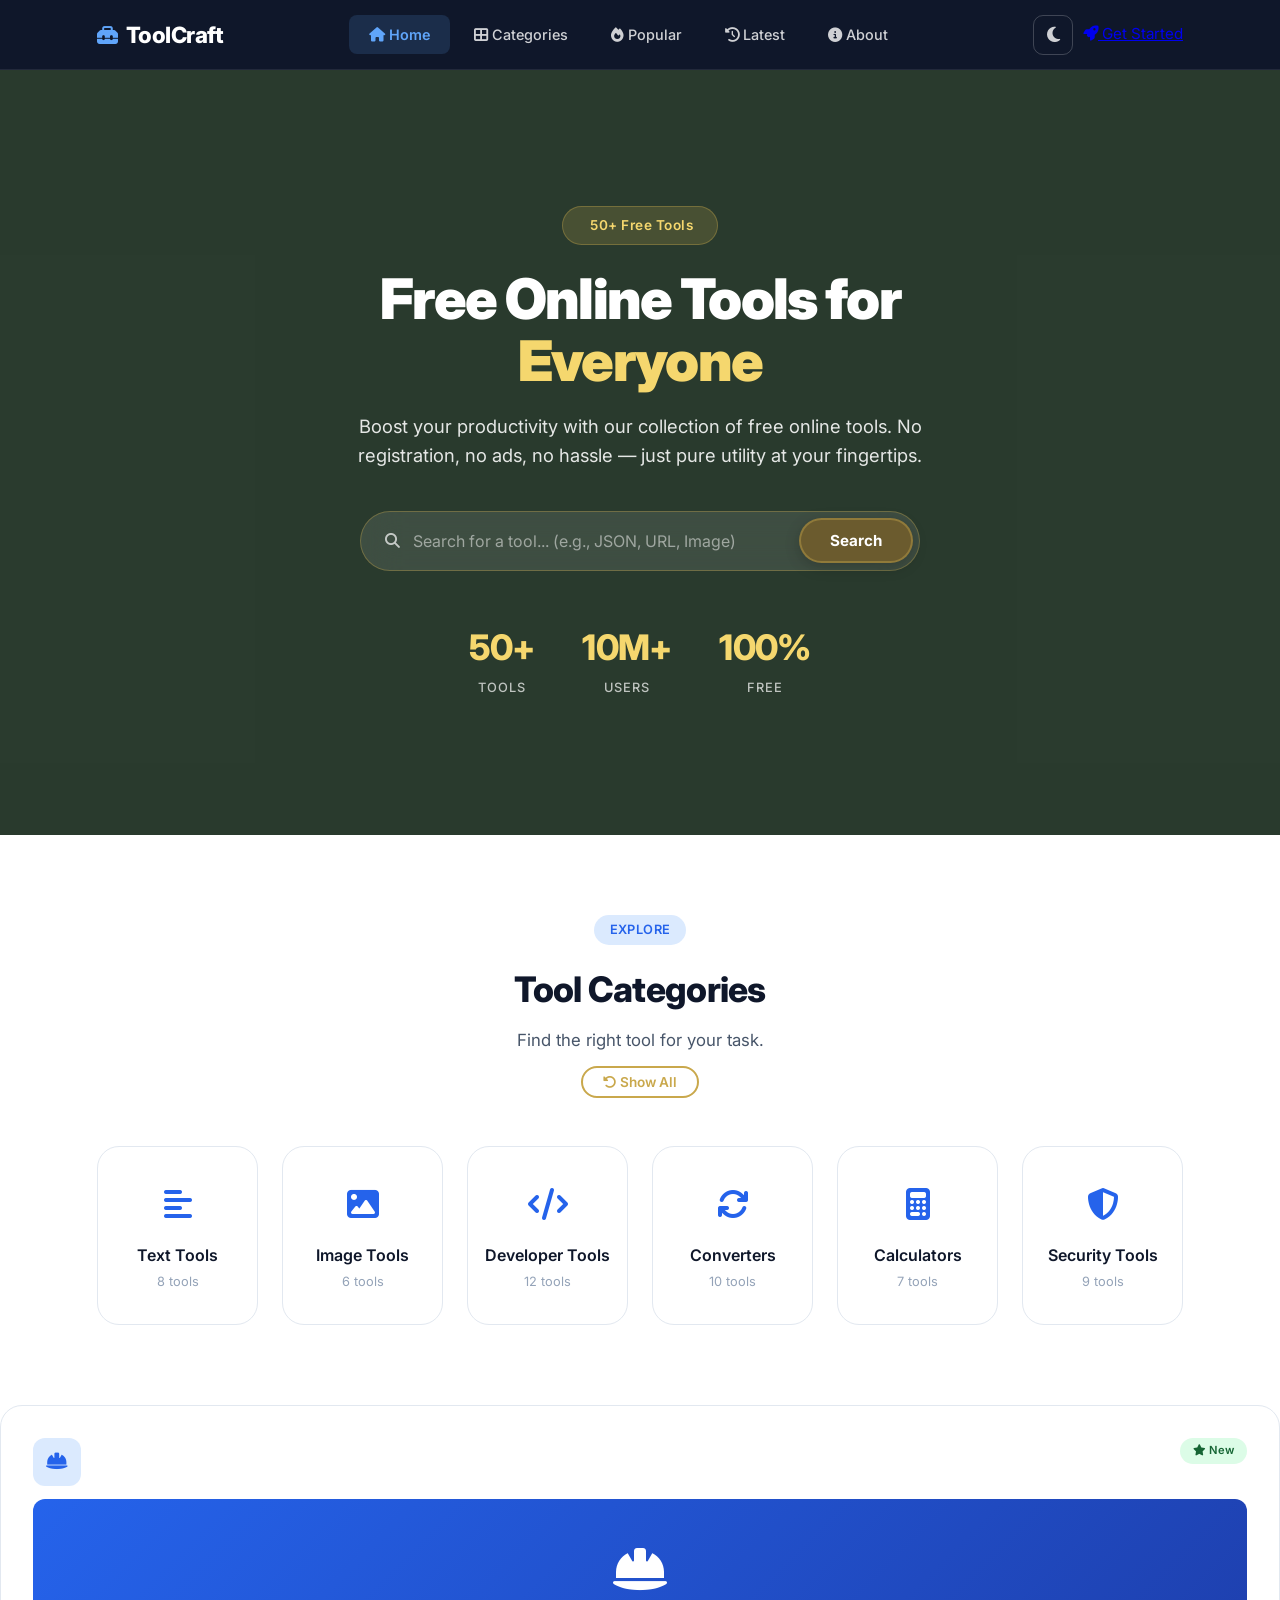
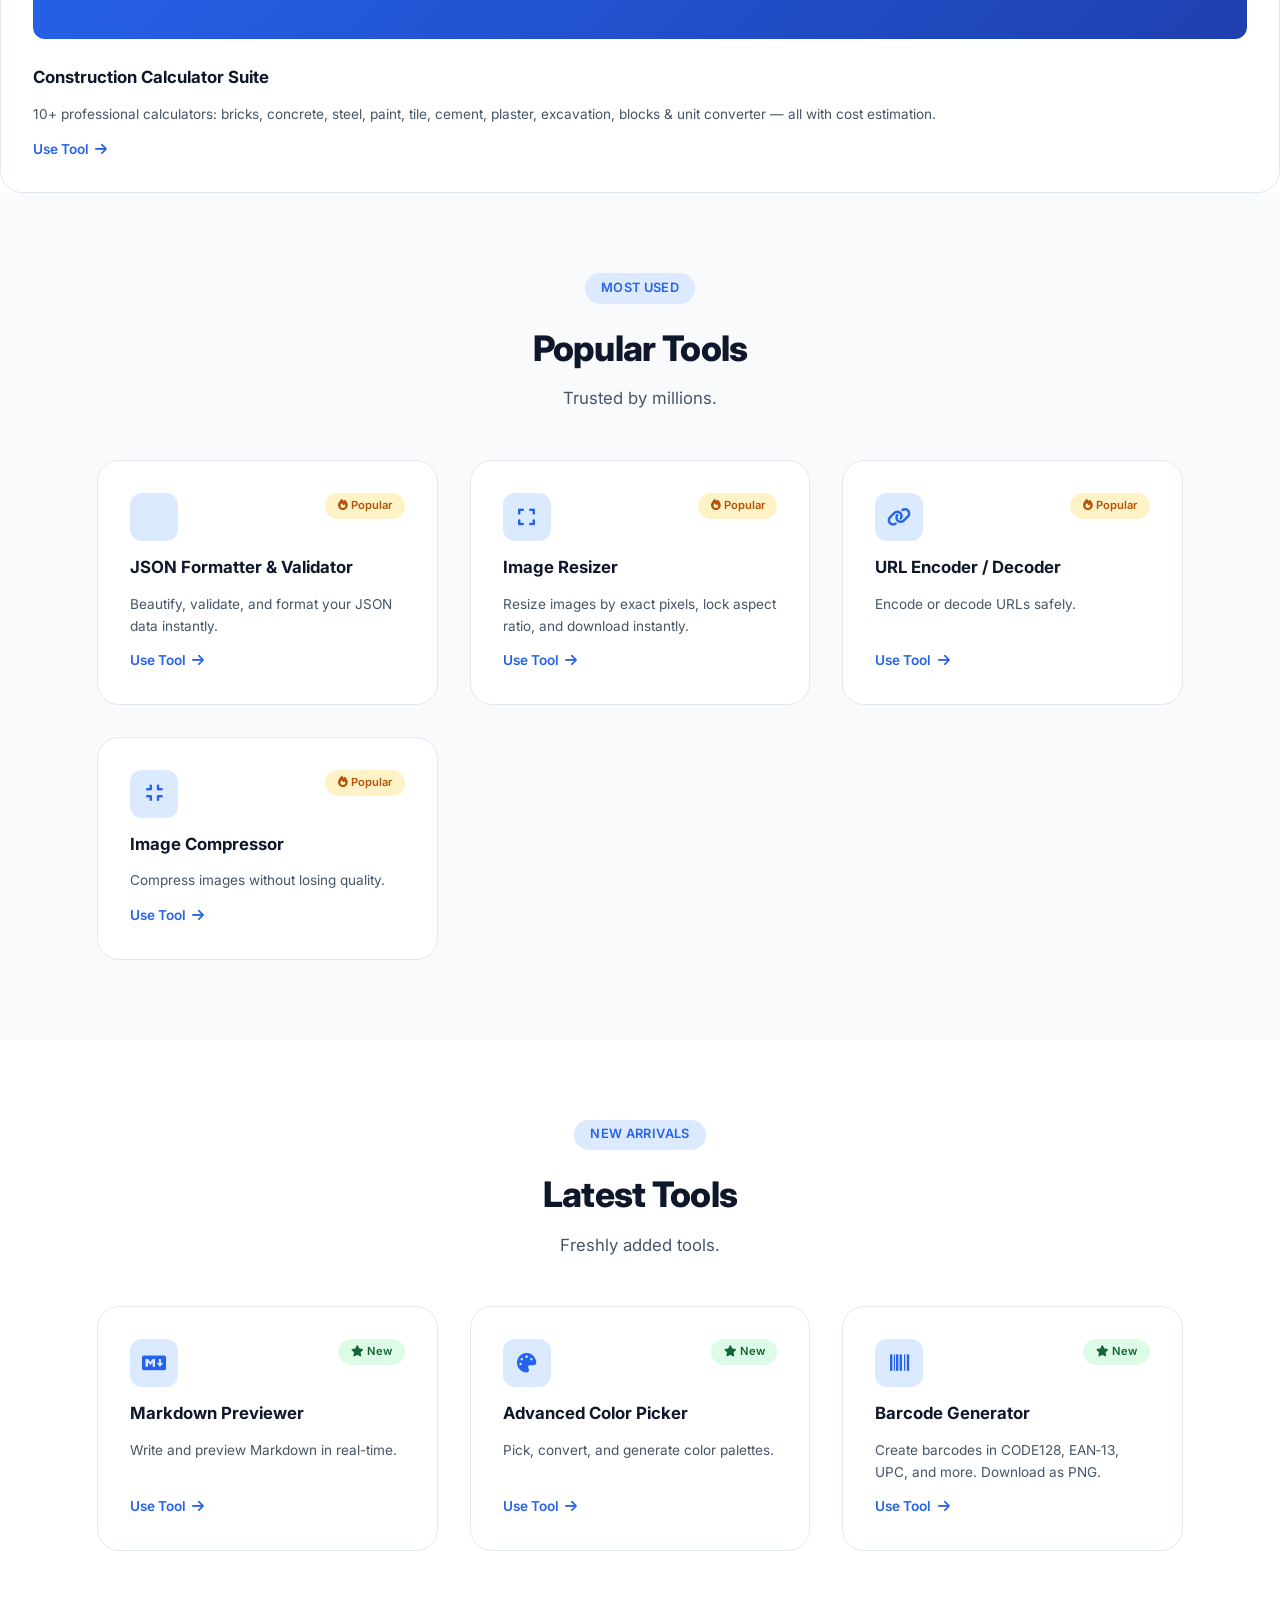
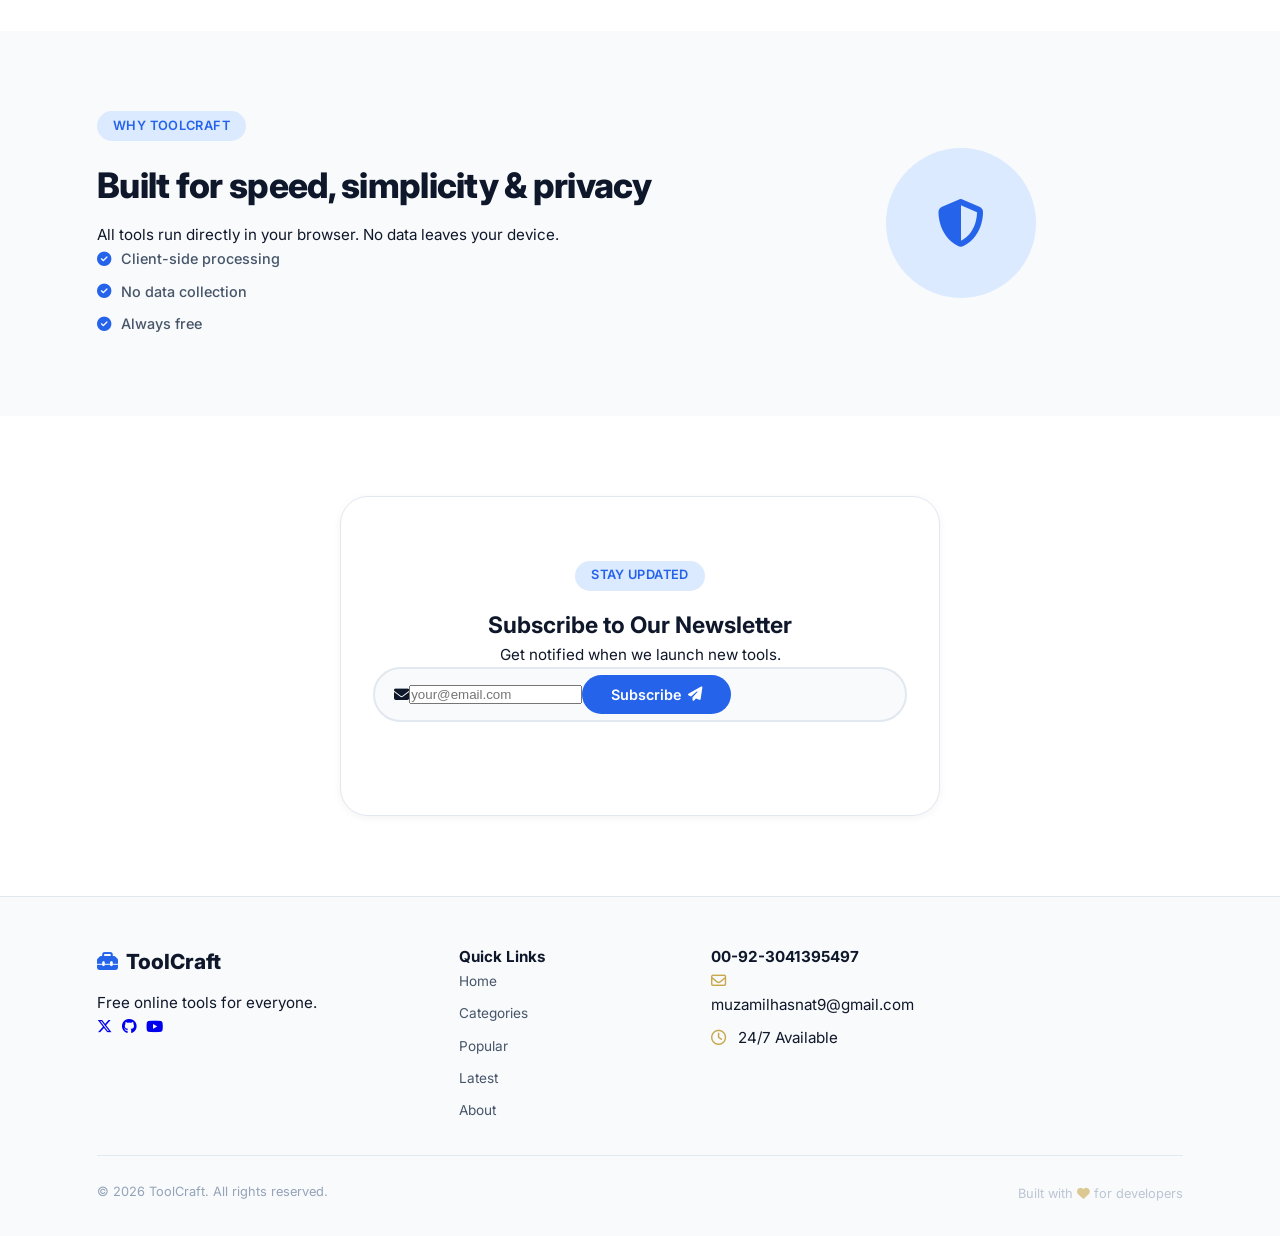
<file: index.html>
<!DOCTYPE html>
<html lang="en" data-theme="light">
<head>
    <meta charset="UTF-8">
    <meta name="viewport" content="width=device-width, initial-scale=1.0">
    <title>ToolCraft - Free Online Tools</title>
    <meta name="description" content="Free online tools for developers and everyday users. JSON formatter, image compressor, password generator and more.">
    
    <!-- Google Fonts -->
    <link rel="preconnect" href="https://fonts.googleapis.com">
    <link rel="preconnect" href="https://fonts.gstatic.com" crossorigin>
    <link href="https://fonts.googleapis.com/css2?family=Inter:wght@300;400;500;600;700;800;900&display=swap" rel="stylesheet">
    
    <!-- Font Awesome -->
    <link rel="stylesheet" href="https://cdnjs.cloudflare.com/ajax/libs/font-awesome/6.5.1/css/all.min.css">
    
    <!-- Custom CSS -->
    <link rel="stylesheet" href="styles.css">
</head>
<body>

    <!-- ===== NAVBAR ===== -->
    <header class="navbar" id="navbar">
        <div class="container nav-container">
            <a href="#" class="nav-logo">
                <div class="logo-icon">
                    <i class="fa-solid fa-toolbox"></i>
                </div>
                <span>Tool<span class="logo-highlight">Craft</span></span>
            </a>
            <nav class="nav-links" id="navLinks">
                <a href="#home" class="nav-link active">
                    <i class="fa-solid fa-house"></i> Home
                </a>
                <a href="#categories" class="nav-link">
                    <i class="fa-solid fa-th-large"></i> Categories
                </a>
                <a href="#popular" class="nav-link">
                    <i class="fa-solid fa-fire"></i> Popular
                </a>
                <a href="#latest" class="nav-link">
                    <i class="fa-solid fa-clock-rotate-left"></i> Latest
                </a>
                <a href="#about" class="nav-link">
                    <i class="fa-solid fa-circle-info"></i> About
                </a>
            </nav>
            <div class="nav-actions">
                <button class="btn-icon theme-toggle" id="themeToggle" aria-label="Toggle theme">
                    <i class="fa-solid fa-moon" id="themeIcon"></i>
                </button>
                <a href="#tools" class="nav-cta">
                    <i class="fa-solid fa-rocket"></i> Get Started
                </a>
                <button class="btn-icon hamburger" id="hamburger" aria-label="Menu">
                    <i class="fa-solid fa-bars"></i>
                </button>
            </div>
        </div>
    </header>

    <!-- ===== MAIN CONTENT ===== -->
    <main id="home">

        <!-- ===== HERO SECTION ===== -->
        <section class="hero" id="hero" style="
            background-image: url(https://images.unsplash.com/photo-1557682250-33bd709cbe85?w=1920&q=80);
            background-size: cover;
            background-position: center;
            background-repeat: no-repeat;
            min-height: 85vh;
            width: 100%;
            display: flex;
            align-items: center;
            justify-content: center;
            position: relative;
            margin: 0;
            padding: 0;
        ">
            <!-- Overlay -->
            <div style="
                position: absolute;
                top: 0; left: 0; right: 0; bottom: 0;
                background: rgba(26, 46, 26, 0.78);
                z-index: 1;
            "></div>

            <!-- Hero Content -->
            <div class="container hero-container" style="
                position: relative;
                z-index: 2;
                text-align: center;
                max-width: 800px;
                padding: 2rem;
            ">
                <span class="hero-badge" style="
                    background: rgba(201, 168, 76, 0.20);
                    color: #f5d76e;
                    border: 1px solid rgba(201, 168, 76, 0.35);
                    padding: 0.5rem 1.5rem;
                    border-radius: 50px;
                    font-weight: 600;
                    font-size: 0.85rem;
                    letter-spacing: 0.5px;
                    margin-bottom: 1.5rem;
                    display: inline-block;
                ">
                    <i class="fa-solid fa-sparkles"></i> 50+ Free Tools
                </span>
                
                <h1 class="hero-heading" style="
                    color: white;
                    font-size: 3.5rem;
                    font-weight: 900;
                    line-height: 1.1;
                    margin-bottom: 1.2rem;
                    letter-spacing: -0.03em;
                ">
                    Free Online Tools for <span style="color: #f5d76e;">Everyone</span>
                </h1>
                
                <p class="hero-subtitle" style="
                    color: rgba(255,255,255,0.88);
                    font-size: 1.15rem;
                    line-height: 1.6;
                    margin-bottom: 2.5rem;
                    max-width: 600px;
                    margin-left: auto;
                    margin-right: auto;
                ">
                    Boost your productivity with our collection of free online tools. 
                    No registration, no ads, no hassle — just pure utility at your fingertips.
                </p>

                <!-- Search Bar -->
                <div class="search-wrapper" style="max-width: 560px; margin: 0 auto 3rem;">
                    <div class="search-bar" style="
                        background: rgba(255,255,255,0.10);
                        backdrop-filter: blur(20px);
                        -webkit-backdrop-filter: blur(20px);
                        border: 1.5px solid rgba(201, 168, 76, 0.35);
                        border-radius: 50px;
                        padding: 0.4rem 0.4rem 0.4rem 1.5rem;
                        display: flex;
                        align-items: center;
                    ">
                        <i class="fa-solid fa-magnifying-glass search-icon" style="color: rgba(255,255,255,0.7);"></i>
                        <input 
                            type="text" 
                            id="searchInput" 
                            class="search-input" 
                            placeholder="Search for a tool... (e.g., JSON, URL, Image)" 
                            autocomplete="off" 
                            style="
                                flex: 1;
                                border: none;
                                background: transparent;
                                padding: 0.8rem 0.8rem;
                                font-size: 1rem;
                                color: white;
                                outline: none;
                            "
                        >
                        <button class="search-btn" id="searchBtn" style="
                            padding: 0.7rem 1.8rem;
                            background: #6B5B2E;
                            color: #ffffff;
                            border: 2px solid rgba(201, 168, 76, 0.4);
                            border-radius: 50px;
                            font-weight: 700;
                            font-size: 0.95rem;
                            cursor: pointer;
                            font-family: inherit;
                            transition: all 0.3s ease;
                            box-shadow: 0 4px 15px rgba(0,0,0,0.2);
                        "
                        onmouseover="this.style.background='#4a3d1f'; this.style.borderColor='#f5d76e'; this.style.transform='scale(1.02)';"
                        onmouseout="this.style.background='#6B5B2E'; this.style.borderColor='rgba(201, 168, 76, 0.4)'; this.style.transform='scale(1)';"
                        >Search</button>
                    </div>
                    <div class="search-suggestions" id="searchSuggestions"></div>
                </div>

                <!-- Stats -->
                <div class="hero-stats" style="
                    display: flex;
                    gap: 3rem;
                    justify-content: center;
                    flex-wrap: wrap;
                ">
                    <div class="stat-item" style="text-align: center;">
                        <span class="stat-number" style="display: block; font-size: 2.2rem; font-weight: 800; color: #f5d76e;">50+</span>
                        <span class="stat-label" style="font-size: 0.8rem; color: rgba(255,255,255,0.7); text-transform: uppercase; letter-spacing: 1px;">Tools</span>
                    </div>
                    <div class="stat-item" style="text-align: center;">
                        <span class="stat-number" style="display: block; font-size: 2.2rem; font-weight: 800; color: #f5d76e;">10M+</span>
                        <span class="stat-label" style="font-size: 0.8rem; color: rgba(255,255,255,0.7); text-transform: uppercase; letter-spacing: 1px;">Users</span>
                    </div>
                    <div class="stat-item" style="text-align: center;">
                        <span class="stat-number" style="display: block; font-size: 2.2rem; font-weight: 800; color: #f5d76e;">100%</span>
                        <span class="stat-label" style="font-size: 0.8rem; color: rgba(255,255,255,0.7); text-transform: uppercase; letter-spacing: 1px;">Free</span>
                    </div>
                </div>
            </div>
        </section>

        <!-- ===== CATEGORIES SECTION ===== -->
        <section class="categories section-padding" id="categories">
            <div class="container">
                <div class="section-header">
                    <span class="section-tag">Explore</span>
                    <h2 class="section-title">Tool Categories</h2>
                    <p class="section-desc">Find the right tool for your task.</p>
                </div>
                <div class="categories-grid">
                    <div class="category-card" data-category="text">
                        <div class="category-icon-wrapper"><i class="fa-solid fa-align-left"></i></div>
                        <h3>Text Tools</h3>
                        <p>8 tools</p>
                    </div>
                    <div class="category-card" data-category="image">
                        <div class="category-icon-wrapper"><i class="fa-solid fa-image"></i></div>
                        <h3>Image Tools</h3>
                        <p>6 tools</p>
                    </div>
                    <div class="category-card" data-category="developer">
                        <div class="category-icon-wrapper"><i class="fa-solid fa-code"></i></div>
                        <h3>Developer Tools</h3>
                        <p>12 tools</p>
                    </div>
                    <div class="category-card" data-category="converter">
                        <div class="category-icon-wrapper"><i class="fa-solid fa-arrows-rotate"></i></div>
                        <h3>Converters</h3>
                        <p>10 tools</p>
                    </div>
                    <div class="category-card" data-category="calculator">
                        <div class="category-icon-wrapper"><i class="fa-solid fa-calculator"></i></div>
                        <h3>Calculators</h3>
                        <p>7 tools</p>
                    </div>
                    <div class="category-card" data-category="security">
                        <div class="category-icon-wrapper"><i class="fa-solid fa-shield-halved"></i></div>
                        <h3>Security Tools</h3>
                        <p>9 tools</p>
                    </div>
                </div>
            </div>
        </section>

        <!-- ===== POPULAR TOOLS ===== -->
		<article class="tool-card" 
         data-tool-name="Construction Material Calculator" 
         data-tool-category="calculator" 
         data-tool-tags="construction calculator brick concrete steel paint tile cement plaster excavation block unit converter">
		<div class="tool-card-header">
        <div class="tool-icon-box">
            <i class="fa-solid fa-helmet-safety"></i>
        </div>
        <span class="tool-badge new-badge">
            <i class="fa-solid fa-star"></i> New
        </span>
		</div>
		<div style="width: 100%; height: 140px; background: linear-gradient(135deg, #2563eb, #1e40af); border-radius: 12px; display: flex; align-items: center; justify-content: center; margin-bottom: 0.8rem;">
		<i class="fa-solid fa-helmet-safety" style="font-size: 3rem; color: white;"></i>
		</div>
		<h3 class="tool-title">Construction Calculator Suite</h3>
		<p class="tool-desc">
        10+ professional calculators: bricks, concrete, steel, paint, tile, cement, plaster, excavation, blocks & unit converter — all with cost estimation.
		</p>
		<a href="construction-calculator.html" class="tool-link">
        Use Tool <i class="fa-solid fa-arrow-right"></i>
		</a>
		</article>
        <section class="popular-tools section-padding bg-alt" id="popular">
            <div class="container">
                <div class="section-header">
                    <span class="section-tag">Most Used</span>
                    <h2 class="section-title">Popular Tools</h2>
                    <p class="section-desc">Trusted by millions.</p>
                </div>
                <div class="tools-grid" id="popularToolsGrid">
                    <!-- JSON Formatter -->
                    <article class="tool-card" data-tool-name="JSON Formatter & Validator" data-tool-category="developer" data-tool-tags="json formatter validator beautify">
                        <div class="tool-card-header">
                            <div class="tool-icon-box"><i class="fa-solid fa-brackets-curly"></i></div>
                            <span class="tool-badge popular-badge"><i class="fa-solid fa-fire"></i> Popular</span>
                        </div>
                        <h3>JSON Formatter & Validator</h3>
                        <p>Beautify, validate, and format your JSON data instantly.</p>
                        <a href="json-formatter.html" class="tool-link">Use Tool <i class="fa-solid fa-arrow-right"></i></a>
                    </article>

                    <!-- Image Resizer -->
                    <article class="tool-card" data-tool-name="Image Resizer" data-tool-category="image" data-tool-tags="resize image dimensions width height aspect ratio">
                        <div class="tool-card-header">
                            <div class="tool-icon-box"><i class="fa-solid fa-expand"></i></div>
                            <span class="tool-badge popular-badge"><i class="fa-solid fa-fire"></i> Popular</span>
                        </div>
                        <h3>Image Resizer</h3>
                        <p>Resize images by exact pixels, lock aspect ratio, and download instantly.</p>
                        <a href="image-resizer.html" class="tool-link">Use Tool <i class="fa-solid fa-arrow-right"></i></a>
                    </article>

                    <!-- URL Encoder -->
                    <article class="tool-card" data-tool-name="URL Encoder / Decoder" data-tool-category="developer" data-tool-tags="url encode decode percent encoding">
                        <div class="tool-card-header">
                            <div class="tool-icon-box"><i class="fa-solid fa-link"></i></div>
                            <span class="tool-badge popular-badge"><i class="fa-solid fa-fire"></i> Popular</span>
                        </div>
                        <h3>URL Encoder / Decoder</h3>
                        <p>Encode or decode URLs safely.</p>
                        <a href="url-encoder-decoder.html" class="tool-link">Use Tool <i class="fa-solid fa-arrow-right"></i></a>
                    </article>

                    <!-- Image Compressor -->
                    <article class="tool-card" data-tool-name="Image Compressor" data-tool-category="image" data-tool-tags="image compress resize jpg png">
                        <div class="tool-card-header">
                            <div class="tool-icon-box"><i class="fa-solid fa-compress"></i></div>
                            <span class="tool-badge popular-badge"><i class="fa-solid fa-fire"></i> Popular</span>
                        </div>
                        <h3>Image Compressor</h3>
                        <p>Compress images without losing quality.</p>
                        <a href="image-compressor.html" class="tool-link">Use Tool <i class="fa-solid fa-arrow-right"></i></a>
                    </article>
                </div>
            </div>
        </section>

        <!-- ===== LATEST TOOLS ===== -->
        <section class="latest-tools section-padding" id="latest">
            <div class="container">
                <div class="section-header">
                    <span class="section-tag">New Arrivals</span>
                    <h2 class="section-title">Latest Tools</h2>
                    <p class="section-desc">Freshly added tools.</p>
                </div>
                <div class="tools-grid" id="latestToolsGrid">
                    <article class="tool-card" data-tool-name="Markdown Previewer" data-tool-category="developer" data-tool-tags="markdown preview md render">
                        <div class="tool-card-header">
                            <div class="tool-icon-box"><i class="fa-brands fa-markdown"></i></div>
                            <span class="tool-badge new-badge"><i class="fa-solid fa-star"></i> New</span>
                        </div>
                        <h3>Markdown Previewer</h3>
                        <p>Write and preview Markdown in real-time.</p>
                        <a href="markdown-previewer.html" class="tool-link">Use Tool <i class="fa-solid fa-arrow-right"></i></a>
                    </article>

                    <article class="tool-card" data-tool-name="Advanced Color Picker" data-tool-category="image" data-tool-tags="color picker hex rgb hsl">
                        <div class="tool-card-header">
                            <div class="tool-icon-box"><i class="fa-solid fa-palette"></i></div>
                            <span class="tool-badge new-badge"><i class="fa-solid fa-star"></i> New</span>
                        </div>
                        <h3>Advanced Color Picker</h3>
                        <p>Pick, convert, and generate color palettes.</p>
                        <a href="advanced-color-picker.html" class="tool-link">Use Tool <i class="fa-solid fa-arrow-right"></i></a>
                    </article>

                    <article class="tool-card" data-tool-name="Barcode Generator" data-tool-category="converter" data-tool-tags="barcode generator CODE128 EAN13 UPC">
                        <div class="tool-card-header">
                            <div class="tool-icon-box"><i class="fa-solid fa-barcode"></i></div>
                            <span class="tool-badge new-badge"><i class="fa-solid fa-star"></i> New</span>
                        </div>
                        <h3>Barcode Generator</h3>
                        <p>Create barcodes in CODE128, EAN‑13, UPC, and more. Download as PNG.</p>
                        <a href="barcode-generator.html" class="tool-link">Use Tool <i class="fa-solid fa-arrow-right"></i></a>
                    </article>
                </div>
            </div>
        </section>

        <!-- ===== ABOUT SECTION ===== -->
        <section class="about section-padding bg-alt" id="about">
            <div class="container about-content">
                <div class="about-text">
                    <span class="section-tag">Why ToolCraft</span>
                    <h2 class="section-title">Built for speed, simplicity & privacy</h2>
                    <p>All tools run directly in your browser. No data leaves your device.</p>
                    <ul class="about-features">
                        <li><i class="fa-solid fa-circle-check"></i> Client-side processing</li>
                        <li><i class="fa-solid fa-circle-check"></i> No data collection</li>
                        <li><i class="fa-solid fa-circle-check"></i> Always free</li>
                    </ul>
                </div>
                <div class="about-illustration">
                    <div class="illustration-circle"><i class="fa-solid fa-shield-halved"></i></div>
                </div>
            </div>
        </section>

        <!-- ===== NEWSLETTER ===== -->
        <section class="newsletter section-padding">
            <div class="container">
                <div class="newsletter-card">
                    <span class="section-tag">Stay Updated</span>
                    <h2>Subscribe to Our Newsletter</h2>
                    <p>Get notified when we launch new tools.</p>
                    <form id="newsletterForm">
                        <div class="newsletter-input-group">
                            <i class="fa-solid fa-envelope"></i>
                            <input type="email" id="newsletterEmail" placeholder="your@email.com" required>
                            <button type="submit" class="newsletter-btn">Subscribe <i class="fa-solid fa-paper-plane"></i></button>
                        </div>
                        <p class="newsletter-message" id="newsletterMessage"></p>
                    </form>
                </div>
            </div>
        </section>
    </main>

    <!-- ===== FOOTER ===== -->
    <footer class="footer">
        <div class="container footer-container">
            <div class="footer-grid">
                <div class="footer-col">
                    <a href="#" class="footer-logo">
                        <i class="fa-solid fa-toolbox"></i> ToolCraft
                    </a>
                    <p>Free online tools for everyone.</p>
                    <div class="footer-socials">
                        <a href="#"><i class="fa-brands fa-x-twitter"></i></a>
                        <a href="#"><i class="fa-brands fa-github"></i></a>
                        <a href="#"><i class="fa-brands fa-youtube"></i></a>
                    </div>
                </div>
                <div class="footer-col">
                    <h4>Quick Links</h4>
                    <ul class="footer-links">
                        <li><a href="#home">Home</a></li>
                        <li><a href="#categories">Categories</a></li>
                        <li><a href="#popular">Popular</a></li>
                        <li><a href="#latest">Latest</a></li>
                        <li><a href="#about">About</a></li>
                    </ul>
                </div>
                <div class="footer-col">
                    <h4>00-92-3041395497</h4>
                    <ul class="footer-links">
                        <li><i class="fa-regular fa-envelope" style="color: #c9a84c; margin-right: 8px;"></i> muzamilhasnat9@gmail.com</li>
                        <li><i class="fa-regular fa-clock" style="color: #c9a84c; margin-right: 8px;"></i> 24/7 Available</li>
                    </ul>
                </div>
            </div>
            <div class="footer-bottom">
                <p>&copy; <span id="currentYear"></span> ToolCraft. All rights reserved.</p>
                <p style="margin-top: 4px; font-size: 0.8rem; opacity: 0.6;">Built with <i class="fa-solid fa-heart" style="color: #c9a84c;"></i> for developers</p>
            </div>
        </div>
    </footer>
	<script>
    // ===== CATEGORIES CLICK HANDLER =====
    document.addEventListener('DOMContentLoaded', function() {
        const categoryCards = document.querySelectorAll('.category-card');
        const allToolCards = document.querySelectorAll('.tool-card');
        const popularSection = document.getElementById('popular');
        const latestSection = document.getElementById('latest');

        // Get all tools from both sections
        const allTools = [...document.querySelectorAll('.tool-card')];

        categoryCards.forEach(card => {
            card.addEventListener('click', function() {
                // Remove active class from all categories
                categoryCards.forEach(c => c.classList.remove('active'));
                
                // Add active class to clicked category
                this.classList.add('active');

                const category = this.getAttribute('data-category');

                // If 'all' category or no category filter - show all
                if (category === 'all' || !category) {
                    allTools.forEach(tool => {
                        tool.style.display = 'flex';
                        setTimeout(() => {
                            tool.style.opacity = '1';
                            tool.style.transform = 'scale(1)';
                        }, 50);
                    });
                    return;
                }

                // Filter tools based on category
                allTools.forEach(tool => {
                    const toolCategory = tool.getAttribute('data-tool-category');
                    if (toolCategory === category) {
                        tool.style.display = 'flex';
                        setTimeout(() => {
                            tool.style.opacity = '1';
                            tool.style.transform = 'scale(1)';
                        }, 50);
                    } else {
                        tool.style.opacity = '0';
                        tool.style.transform = 'scale(0.8)';
                        setTimeout(() => {
                            tool.style.display = 'none';
                        }, 300);
                    }
                });

                // Scroll to popular section smoothly
                if (popularSection) {
                    popularSection.scrollIntoView({ 
                        behavior: 'smooth', 
                        block: 'start' 
                    });
                }
            });
        });

        // ===== RESET BUTTON (Optional) =====
        // Add a reset filter button in categories header
        const sectionHeader = document.querySelector('.categories .section-header');
        if (sectionHeader) {
            const resetBtn = document.createElement('button');
            resetBtn.className = 'reset-filter-btn';
            resetBtn.innerHTML = '<i class="fa-solid fa-rotate-left"></i> Show All';
            resetBtn.style.cssText = `
                display: inline-block;
                margin-top: 12px;
                background: transparent;
                border: 2px solid #c9a84c;
                color: #c9a84c;
                padding: 6px 20px;
                border-radius: 50px;
                font-weight: 600;
                font-size: 0.85rem;
                cursor: pointer;
                transition: all 0.3s ease;
                font-family: inherit;
            `;
            resetBtn.addEventListener('mouseenter', () => {
                resetBtn.style.background = '#c9a84c';
                resetBtn.style.color = '#1a2e1a';
            });
            resetBtn.addEventListener('mouseleave', () => {
                resetBtn.style.background = 'transparent';
                resetBtn.style.color = '#c9a84c';
            });
            resetBtn.addEventListener('click', function() {
                // Remove active from all categories
                categoryCards.forEach(c => c.classList.remove('active'));
                // Show all tools
                allTools.forEach(tool => {
                    tool.style.display = 'flex';
                    tool.style.opacity = '1';
                    tool.style.transform = 'scale(1)';
                });
            });
            // Append after section-desc
            const desc = sectionHeader.querySelector('.section-desc');
            if (desc) {
                desc.after(resetBtn);
            } else {
                sectionHeader.appendChild(resetBtn);
            }
        }
    });
</script>

    <!-- ===== BACK TO TOP ===== -->
    <button class="back-to-top" id="backToTop" aria-label="Back to top">
        <i class="fa-solid fa-chevron-up"></i>
    </button>

    <!-- ===== JAVASCRIPT ===== -->
    <script>
        // ===== HAMBURGER MENU =====
        document.getElementById('hamburger').addEventListener('click', function() {
            document.getElementById('navLinks').classList.toggle('open');
        });

        document.querySelectorAll('.nav-link').forEach(link => {
            link.addEventListener('click', () => {
                document.getElementById('navLinks').classList.remove('open');
            });
        });

        // ===== THEME TOGGLE =====
        const themeToggle = document.getElementById('themeToggle');
        const themeIcon = document.getElementById('themeIcon');
        const html = document.documentElement;

        // Check saved theme
        const savedTheme = localStorage.getItem('theme') || 'light';
        html.setAttribute('data-theme', savedTheme);
        updateThemeIcon(savedTheme);

        themeToggle.addEventListener('click', () => {
            const currentTheme = html.getAttribute('data-theme');
            const newTheme = currentTheme === 'light' ? 'dark' : 'light';
            html.setAttribute('data-theme', newTheme);
            localStorage.setItem('theme', newTheme);
            updateThemeIcon(newTheme);
        });

        function updateThemeIcon(theme) {
            themeIcon.className = theme === 'light' ? 'fa-solid fa-moon' : 'fa-solid fa-sun';
        }

        // ===== BACK TO TOP =====
        const backToTop = document.getElementById('backToTop');
        window.addEventListener('scroll', () => {
            if (window.scrollY > 400) {
                backToTop.classList.add('show');
            } else {
                backToTop.classList.remove('show');
            }
        });

        backToTop.addEventListener('click', () => {
            window.scrollTo({ top: 0, behavior: 'smooth' });
        });

        // ===== SEARCH SUGGESTIONS =====
        const searchInput = document.getElementById('searchInput');
        const suggestions = document.getElementById('searchSuggestions');

        const toolsList = [
            'JSON Formatter & Validator',
            'Image Resizer',
            'Image Compressor',
            'URL Encoder / Decoder',
            'Markdown Previewer',
            'Advanced Color Picker',
            'Barcode Generator',
            'Password Generator',
            'QR Code Generator',
            'CSS Minifier',
            'HTML Beautifier',
            'Base64 Encoder'
        ];

        searchInput.addEventListener('input', function() {
            const query = this.value.toLowerCase().trim();
            if (query.length < 1) {
                suggestions.classList.remove('active');
                return;
            }
            const filtered = toolsList.filter(tool => 
                tool.toLowerCase().includes(query)
            );
            if (filtered.length > 0) {
                suggestions.innerHTML = filtered.map(tool => 
                    `<div class="suggestion-item">${tool}</div>`
                ).join('');
                suggestions.classList.add('active');
            } else {
                suggestions.classList.remove('active');
            }
        });

        suggestions.addEventListener('click', function(e) {
            if (e.target.classList.contains('suggestion-item')) {
                searchInput.value = e.target.textContent;
                suggestions.classList.remove('active');
            }
        });

        document.addEventListener('click', function(e) {
            if (!e.target.closest('.search-wrapper')) {
                suggestions.classList.remove('active');
            }
        });

        // ===== NEWSLETTER =====
        document.getElementById('newsletterForm').addEventListener('submit', function(e) {
            e.preventDefault();
            const email = document.getElementById('newsletterEmail').value;
            const msg = document.getElementById('newsletterMessage');
            if (email) {
                msg.textContent = '✅ Thank you for subscribing!';
                msg.style.color = '#2e7d32';
                this.reset();
                setTimeout(() => { msg.textContent = ''; }, 4000);
            }
        });

        // ===== CURRENT YEAR =====
        document.getElementById('currentYear').textContent = new Date().getFullYear();

        // ===== NAVBAR SCROLL EFFECT =====
        window.addEventListener('scroll', function() {
            const navbar = document.getElementById('navbar');
            if (window.scrollY > 20) {
                navbar.style.boxShadow = '0 8px 30px rgba(0,0,0,0.08)';
            } else {
                navbar.style.boxShadow = 'none';
            }
        });
    </script>
</body>
</html>
</file>
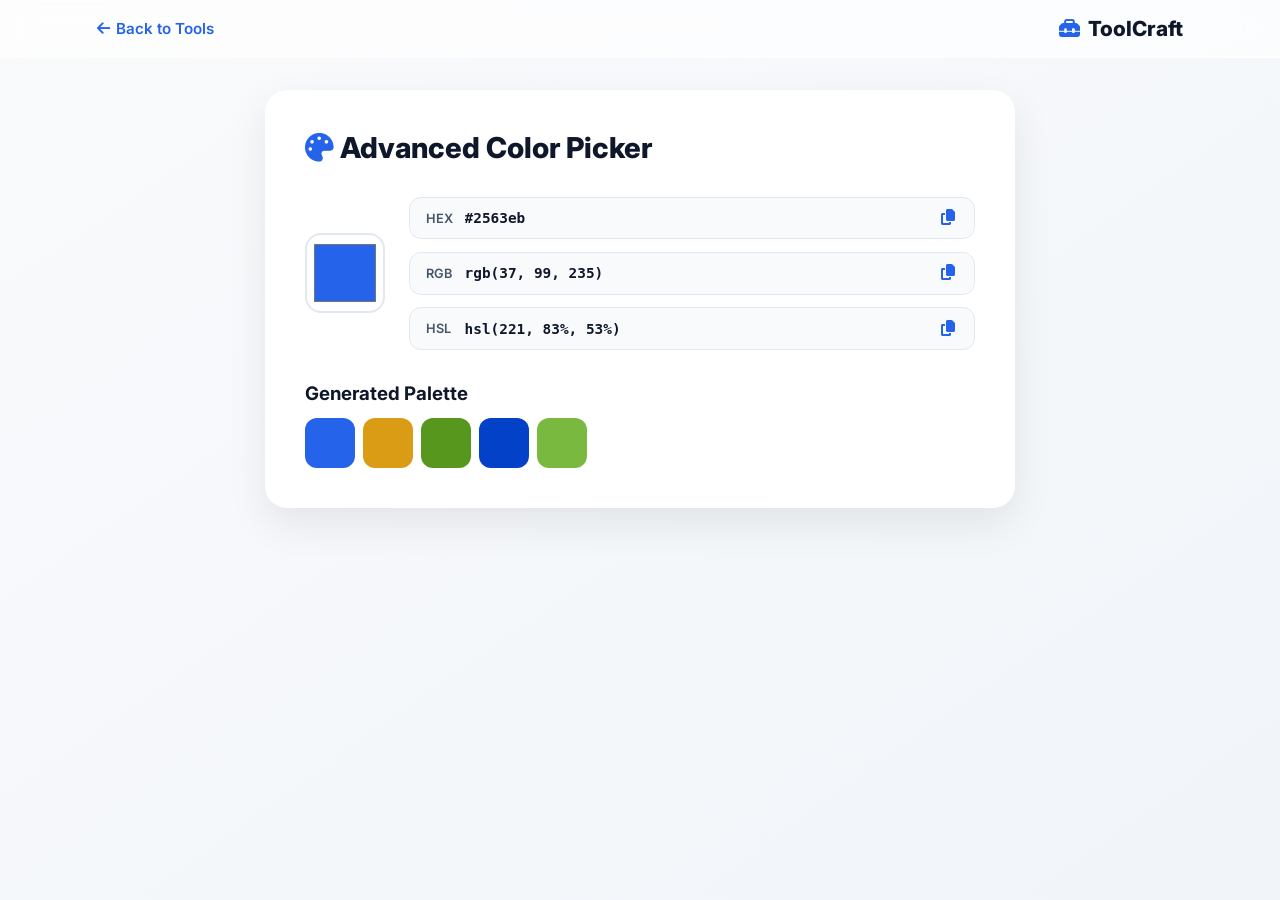
<file: advanced-color-picker.html>
<!DOCTYPE html>
<html lang="en">
<head>
    <meta charset="UTF-8">
    <meta name="viewport" content="width=device-width, initial-scale=1.0">
    <title>Advanced Color Picker – Free Online Tool | ToolCraft</title>
    <meta name="description" content="Pick, convert, and copy colors. Supports HEX, RGB, HSL, and generates harmonious color palettes. Free and instant.">
    <meta name="keywords" content="color picker, hex to rgb, rgb to hsl, color palette generator, online color tool">
    <link rel="preconnect" href="https://fonts.googleapis.com">
    <link rel="preconnect" href="https://fonts.gstatic.com" crossorigin>
    <link href="https://fonts.googleapis.com/css2?family=Inter:wght@300;400;500;600;700;800;900&display=swap" rel="stylesheet">
    <link rel="stylesheet" href="https://cdnjs.cloudflare.com/ajax/libs/font-awesome/6.5.1/css/all.min.css">
    <style>
        :root {
            --primary: #2563eb; --primary-hover: #1d4ed8; --primary-light: #dbeafe;
            --bg: #ffffff; --surface: #f8fafc; --text: #0f172a; --text-secondary: #475569;
            --border: #e2e8f0; --radius-md: 16px; --radius-lg: 22px;
            --shadow-lg: 0 16px 40px rgba(0,0,0,0.08);
            --glass-bg: rgba(255,255,255,0.65); --glass-border: rgba(255,255,255,0.5);
            --glass-blur: blur(14px); --transition: 0.25s cubic-bezier(0.2, 0.0, 0, 1.0);
        }
        * { margin: 0; padding: 0; box-sizing: border-box; }
        body { font-family: 'Inter', sans-serif; background: linear-gradient(145deg, #f9fafc 0%, #f1f5f9 100%); color: var(--text); min-height: 100vh; display: flex; flex-direction: column; }
        .tool-header { background: var(--glass-bg); backdrop-filter: var(--glass-blur); -webkit-backdrop-filter: var(--glass-blur); border-bottom: 1px solid var(--glass-border); padding: 1rem 0; position: sticky; top: 0; z-index: 100; }
        .header-container { max-width: 1150px; margin: 0 auto; padding: 0 2rem; display: flex; align-items: center; justify-content: space-between; }
        .back-link { display: inline-flex; align-items: center; gap: 0.4rem; font-weight: 600; color: var(--primary); text-decoration: none; font-size: 0.95rem; transition: gap 0.2s; }
        .back-link:hover { gap: 0.7rem; }
        .site-logo { display: flex; align-items: center; gap: 0.5rem; font-weight: 800; font-size: 1.3rem; color: var(--text); text-decoration: none; }
        .site-logo i { color: var(--primary); }
        .main-container { flex: 1; display: flex; align-items: flex-start; justify-content: center; padding: 2rem; }
        .tool-card { width: 100%; max-width: 750px; background: var(--bg); border-radius: var(--radius-lg); box-shadow: var(--shadow-lg); padding: 2.5rem; display: flex; flex-direction: column; gap: 2rem; }
        .picker-wrapper { display: flex; align-items: center; gap: 1.5rem; flex-wrap: wrap; }
        #colorInput { width: 80px; height: 80px; border: 2px solid var(--border); border-radius: var(--radius-md); cursor: pointer; padding: 5px; background: white; }
        .color-values { display: flex; flex-direction: column; gap: 0.8rem; flex: 1; }
        .value-row { display: flex; align-items: center; gap: 0.5rem; background: var(--surface); padding: 0.5rem 1rem; border-radius: 12px; border: 1px solid var(--border); }
        .value-row label { font-weight: 600; font-size: 0.8rem; color: var(--text-secondary); width: 35px; }
        .value-row input { border: none; background: transparent; font-family: 'Consolas', monospace; font-weight: 600; font-size: 0.9rem; outline: none; width: 100%; color: var(--text); }
        .copy-btn { background: none; border: none; color: var(--primary); cursor: pointer; font-size: 1rem; padding: 0.2rem; }
        .palette { display: flex; gap: 0.5rem; flex-wrap: wrap; }
        .swatch { width: 50px; height: 50px; border-radius: 12px; cursor: pointer; border: 2px solid transparent; transition: 0.2s; }
        .swatch:hover { border-color: var(--primary); transform: scale(1.1); }
    </style>
</head>
<body>
    <header class="tool-header">
        <div class="header-container">
            <a href="index.html" class="back-link"><i class="fa-solid fa-arrow-left"></i> Back to Tools</a>
            <a href="index.html" class="site-logo"><i class="fa-solid fa-toolbox"></i> ToolCraft</a>
        </div>
    </header>
    <main class="main-container">
        <div class="tool-card">
            <h1 style="font-size:1.8rem; font-weight:800;"><i class="fa-solid fa-palette" style="color:var(--primary);"></i> Advanced Color Picker</h1>
            <div class="picker-wrapper">
                <input type="color" id="colorInput" value="#2563eb">
                <div class="color-values">
                    <div class="value-row"><label>HEX</label><input type="text" id="hexValue" readonly><button class="copy-btn" data-target="hexValue"><i class="fa-solid fa-copy"></i></button></div>
                    <div class="value-row"><label>RGB</label><input type="text" id="rgbValue" readonly><button class="copy-btn" data-target="rgbValue"><i class="fa-solid fa-copy"></i></button></div>
                    <div class="value-row"><label>HSL</label><input type="text" id="hslValue" readonly><button class="copy-btn" data-target="hslValue"><i class="fa-solid fa-copy"></i></button></div>
                </div>
            </div>
            <div>
                <h3 style="margin-bottom: 0.8rem;">Generated Palette</h3>
                <div id="paletteContainer" class="palette"></div>
            </div>
        </div>
    </main>
    <script>
        const colorInput = document.getElementById('colorInput');
        const hexValue = document.getElementById('hexValue');
        const rgbValue = document.getElementById('rgbValue');
        const hslValue = document.getElementById('hslValue');
        const paletteContainer = document.getElementById('paletteContainer');

        function updateColor(hex) {
            hexValue.value = hex;
            const r = parseInt(hex.slice(1,3), 16);
            const g = parseInt(hex.slice(3,5), 16);
            const b = parseInt(hex.slice(5,7), 16);
            rgbValue.value = `rgb(${r}, ${g}, ${b})`;
            // RGB to HSL
            let rr = r/255, gg = g/255, bb = b/255;
            let max = Math.max(rr,gg,bb), min = Math.min(rr,gg,bb);
            let h, s, l = (max+min)/2;
            if(max === min) { h = s = 0; }
            else {
                let d = max-min;
                s = l > 0.5 ? d/(2-max-min) : d/(max+min);
                switch(max) {
                    case rr: h = ((gg-bb)/d + (gg<bb?6:0))/6; break;
                    case gg: h = ((bb-rr)/d + 2)/6; break;
                    case bb: h = ((rr-gg)/d + 4)/6; break;
                }
            }
            h = Math.round(h*360); s = Math.round(s*100); l = Math.round(l*100);
            hslValue.value = `hsl(${h}, ${s}%, ${l}%)`;

            // Generate palette (complementary, analogous, etc.)
            paletteContainer.innerHTML = '';
            const palettes = [
                hex,
                '#' + ((0xFFFFFF ^ parseInt(hex.slice(1),16)).toString(16).padStart(6,'0')), // complementary approx
                '#' + (parseInt(hex.slice(1),16) + 0x333333).toString(16).slice(0,6).padStart(6,'0'),
                '#' + (parseInt(hex.slice(1),16) - 0x222222).toString(16).slice(0,6).padStart(6,'0'),
                '#' + (parseInt(hex.slice(1),16) + 0x555555).toString(16).slice(0,6).padStart(6,'0')
            ];
            palettes.forEach(color => {
                const swatch = document.createElement('div');
                swatch.className = 'swatch';
                swatch.style.backgroundColor = color;
                swatch.title = color;
                swatch.addEventListener('click', () => {
                    colorInput.value = color;
                    updateColor(color);
                });
                paletteContainer.appendChild(swatch);
            });
        }

        colorInput.addEventListener('input', (e) => updateColor(e.target.value));
        // Copy buttons
        document.querySelectorAll('.copy-btn').forEach(btn => {
            btn.addEventListener('click', () => {
                const targetId = btn.dataset.target;
                const input = document.getElementById(targetId);
                navigator.clipboard.writeText(input.value);
                btn.innerHTML = '<i class="fa-solid fa-check"></i>';
                setTimeout(() => btn.innerHTML = '<i class="fa-solid fa-copy"></i>', 1500);
            });
        });
        // Initial update
        updateColor(colorInput.value);
    </script>
</body>
</html>
</file>
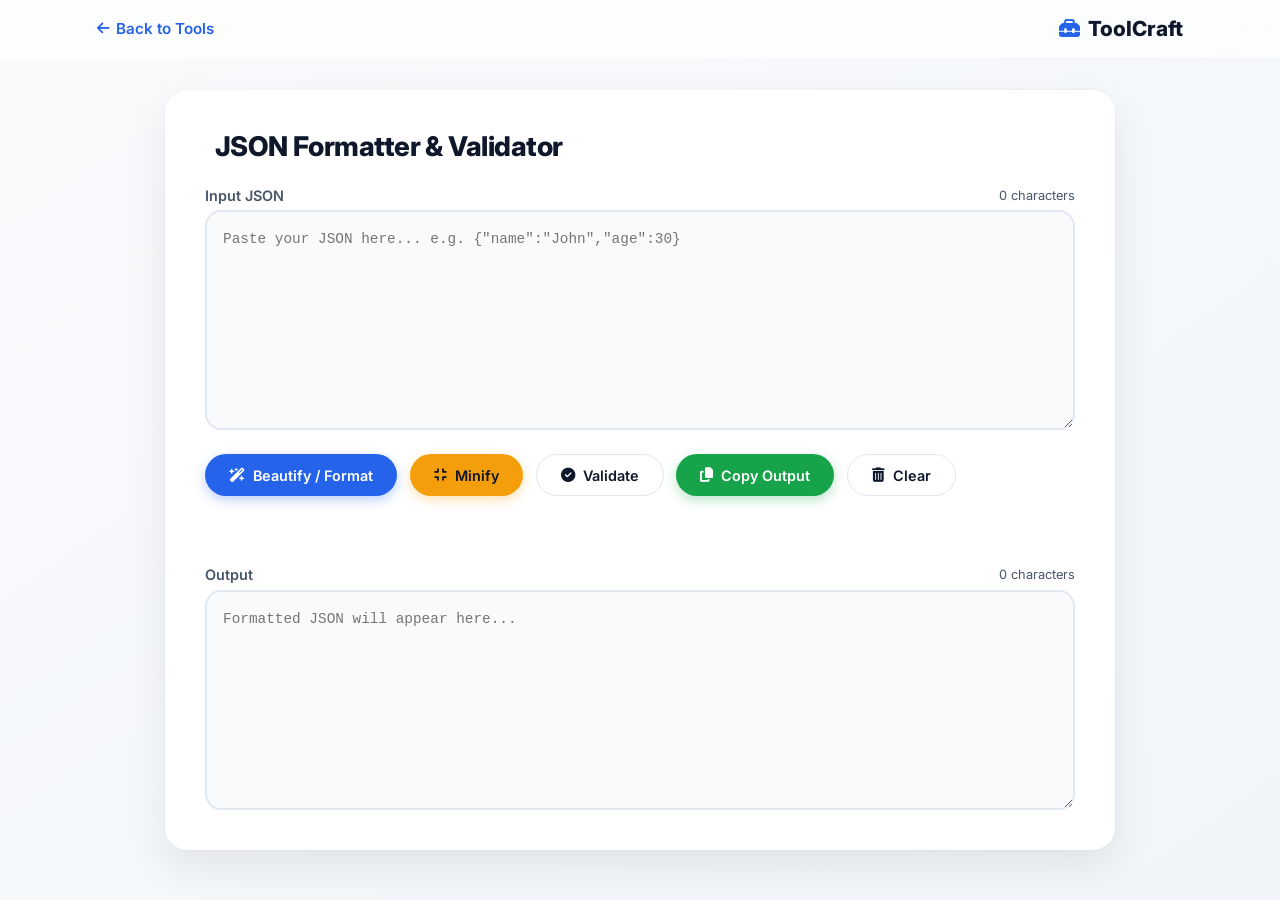
<file: json-formatter.html>
<!DOCTYPE html>
<html lang="en">
<head>
    <meta charset="UTF-8">
    <meta name="viewport" content="width=device-width, initial-scale=1.0, viewport-fit=cover">
    <title>JSON Formatter & Validator – Free Online Tool | ToolCraft</title>
    <meta name="description" content="Free online JSON formatter, validator, beautifier & minifier. Format messy JSON, validate syntax, and copy clean output instantly.">
    <meta name="keywords" content="json formatter, json validator, json beautifier, json minifier, format json, online json tool">
    <meta name="author" content="ToolCraft">
    <meta name="robots" content="index, follow">

    <link rel="preconnect" href="https://fonts.googleapis.com">
    <link rel="preconnect" href="https://fonts.gstatic.com" crossorigin>
    <link href="https://fonts.googleapis.com/css2?family=Inter:wght@300;400;500;600;700;800;900&display=swap" rel="stylesheet">
    <link rel="stylesheet" href="https://cdnjs.cloudflare.com/ajax/libs/font-awesome/6.5.1/css/all.min.css">

    <style>
        :root {
            --primary: #2563eb;
            --primary-hover: #1d4ed8;
            --primary-light: #dbeafe;
            --bg: #ffffff;
            --surface: #f8fafc;
            --text: #0f172a;
            --text-secondary: #475569;
            --border: #e2e8f0;
            --radius-md: 16px;
            --radius-lg: 22px;
            --shadow-sm: 0 2px 8px rgba(0,0,0,0.05);
            --shadow-md: 0 6px 20px rgba(0,0,0,0.07);
            --shadow-lg: 0 16px 40px rgba(0,0,0,0.08);
            --glass-bg: rgba(255,255,255,0.65);
            --glass-border: rgba(255,255,255,0.5);
            --glass-blur: blur(14px);
            --transition: 0.25s cubic-bezier(0.2, 0.0, 0, 1.0);
            --success: #16a34a;
            --error: #dc2626;
            --warning: #f59e0b;
        }

        * { margin: 0; padding: 0; box-sizing: border-box; }
        body {
            font-family: 'Inter', sans-serif;
            background: linear-gradient(145deg, #f9fafc 0%, #f1f5f9 100%);
            color: var(--text);
            min-height: 100vh;
            display: flex;
            flex-direction: column;
            -webkit-font-smoothing: antialiased;
        }

        /* ----- Header ----- */
        .tool-header {
            background: var(--glass-bg);
            backdrop-filter: var(--glass-blur);
            -webkit-backdrop-filter: var(--glass-blur);
            border-bottom: 1px solid var(--glass-border);
            padding: 1rem 0;
            position: sticky;
            top: 0;
            z-index: 100;
        }
        .header-container {
            max-width: 1150px;
            margin: 0 auto;
            padding: 0 2rem;
            display: flex;
            align-items: center;
            justify-content: space-between;
        }
        .back-link {
            display: inline-flex;
            align-items: center;
            gap: 0.4rem;
            font-weight: 600;
            color: var(--primary);
            text-decoration: none;
            font-size: 0.95rem;
            transition: gap 0.2s;
        }
        .back-link:hover { gap: 0.7rem; }
        .back-link i { font-size: 0.9rem; }
        .site-logo {
            display: flex;
            align-items: center;
            gap: 0.5rem;
            font-weight: 800;
            font-size: 1.3rem;
            color: var(--text);
            text-decoration: none;
        }
        .site-logo i { color: var(--primary); }

        /* ----- Main Card ----- */
        .main-container {
            flex: 1;
            display: flex;
            align-items: flex-start;
            justify-content: center;
            padding: 2rem;
        }
        .tool-card {
            width: 100%;
            max-width: 950px;
            background: var(--bg);
            border-radius: var(--radius-lg);
            box-shadow: var(--shadow-lg), 0 0 0 1px rgba(0,0,0,0.02);
            padding: 2.5rem;
            display: flex;
            flex-direction: column;
            gap: 1.5rem;
        }

        /* ----- Heading ----- */
        .tool-heading {
            display: flex;
            align-items: center;
            gap: 0.6rem;
            font-size: 1.7rem;
            font-weight: 800;
            letter-spacing: -0.02em;
        }
        .tool-heading i { color: var(--primary); font-size: 1.6rem; }

        /* ----- Textarea ----- */
        .input-group {
            display: flex;
            flex-direction: column;
            gap: 0.4rem;
        }
        .input-label {
            font-weight: 600;
            font-size: 0.9rem;
            color: var(--text-secondary);
            display: flex;
            justify-content: space-between;
            align-items: center;
        }
        .char-count {
            font-weight: 400;
            font-size: 0.8rem;
            color: var(--text-secondary);
        }
        textarea {
            width: 100%;
            min-height: 220px;
            border: 2px solid var(--border);
            border-radius: var(--radius-md);
            padding: 1rem;
            font-family: 'Consolas', 'Monaco', 'Courier New', monospace;
            font-size: 0.9rem;
            line-height: 1.6;
            resize: vertical;
            outline: none;
            transition: border-color var(--transition);
            background: var(--surface);
            color: var(--text);
        }
        textarea:focus {
            border-color: var(--primary);
            box-shadow: 0 0 0 4px rgba(37, 99, 235, 0.06);
        }
        textarea.output {
            background: #f9fafb;
        }

        /* ----- Buttons Row ----- */
        .btn-row {
            display: flex;
            flex-wrap: wrap;
            gap: 0.8rem;
        }
        .btn {
            display: inline-flex;
            align-items: center;
            gap: 0.5rem;
            font-weight: 600;
            font-size: 0.9rem;
            padding: 0.7rem 1.5rem;
            border-radius: 40px;
            border: none;
            cursor: pointer;
            transition: var(--transition);
            white-space: nowrap;
            font-family: inherit;
        }
        .btn-primary {
            background: var(--primary);
            color: white;
            box-shadow: 0 4px 12px rgba(37, 99, 235, 0.3);
        }
        .btn-primary:hover {
            background: var(--primary-hover);
            transform: translateY(-1px);
            box-shadow: 0 8px 18px rgba(37, 99, 235, 0.25);
        }
        .btn-outline {
            background: transparent;
            border: 1.5px solid var(--border);
            color: var(--text);
        }
        .btn-outline:hover {
            background: var(--surface);
            border-color: var(--primary);
            color: var(--primary);
        }
        .btn-success {
            background: var(--success);
            color: white;
            box-shadow: 0 4px 12px rgba(22, 163, 74, 0.3);
        }
        .btn-success:hover {
            background: #15803d;
            transform: translateY(-1px);
        }
        .btn-warning {
            background: var(--warning);
            color: #0f172a;
            box-shadow: 0 4px 12px rgba(245, 158, 11, 0.3);
        }
        .btn-warning:hover {
            background: #d97706;
            transform: translateY(-1px);
        }

        /* ----- Status Message ----- */
        .status-msg {
            font-size: 0.85rem;
            font-weight: 500;
            min-height: 1.4rem;
            display: flex;
            align-items: center;
            gap: 0.4rem;
        }
        .status-msg.success { color: var(--success); }
        .status-msg.error { color: var(--error); }
        .status-msg.info { color: var(--primary); }

        /* ----- Responsive ----- */
        @media (max-width: 700px) {
            .tool-card { padding: 1.5rem; }
            .btn-row { flex-direction: column; }
            .btn { justify-content: center; width: 100%; }
            textarea { min-height: 180px; }
            .tool-heading { font-size: 1.3rem; }
        }
    </style>
</head>
<body>

    <!-- Header -->
    <header class="tool-header">
        <div class="header-container">
            <a href="index.html" class="back-link">
                <i class="fa-solid fa-arrow-left"></i> Back to Tools
            </a>
            <a href="index.html" class="site-logo">
                <i class="fa-solid fa-toolbox"></i> ToolCraft
            </a>
        </div>
    </header>

    <!-- Main -->
    <main class="main-container">
        <div class="tool-card">
            <h1 class="tool-heading">
                <i class="fa-solid fa-brackets-curly"></i> JSON Formatter & Validator
            </h1>

            <!-- Input -->
            <div class="input-group">
                <span class="input-label">
                    Input JSON
                    <span class="char-count" id="inputCount">0 characters</span>
                </span>
                <textarea id="jsonInput" placeholder='Paste your JSON here... e.g. {"name":"John","age":30}'></textarea>
            </div>

            <!-- Buttons -->
            <div class="btn-row">
                <button class="btn btn-primary" id="formatBtn">
                    <i class="fa-solid fa-wand-magic-sparkles"></i> Beautify / Format
                </button>
                <button class="btn btn-warning" id="minifyBtn">
                    <i class="fa-solid fa-compress"></i> Minify
                </button>
                <button class="btn btn-outline" id="validateBtn">
                    <i class="fa-solid fa-circle-check"></i> Validate
                </button>
                <button class="btn btn-success" id="copyBtn">
                    <i class="fa-solid fa-copy"></i> Copy Output
                </button>
                <button class="btn btn-outline" id="clearBtn">
                    <i class="fa-solid fa-trash-can"></i> Clear
                </button>
            </div>

            <!-- Status -->
            <div class="status-msg" id="statusMsg"></div>

            <!-- Output -->
            <div class="input-group">
                <span class="input-label">
                    Output
                    <span class="char-count" id="outputCount">0 characters</span>
                </span>
                <textarea id="jsonOutput" class="output" placeholder="Formatted JSON will appear here..." readonly></textarea>
            </div>
        </div>
    </main>

    <script>
        (function() {
            const inputEl = document.getElementById('jsonInput');
            const outputEl = document.getElementById('jsonOutput');
            const statusEl = document.getElementById('statusMsg');
            const inputCount = document.getElementById('inputCount');
            const outputCount = document.getElementById('outputCount');

            // Update character counts
            inputEl.addEventListener('input', () => {
                inputCount.textContent = inputEl.value.length + ' characters';
            });
            function updateOutputCount() {
                outputCount.textContent = outputEl.value.length + ' characters';
            }

            // Show status
            function showStatus(msg, type) {
                statusEl.textContent = msg;
                statusEl.className = 'status-msg ' + type;
                if (type === 'success' || type === 'info') {
                    setTimeout(() => { statusEl.textContent = ''; statusEl.className = 'status-msg'; }, 4000);
                }
            }

            // Validate JSON
            function validateJSON(str) {
                try {
                    const parsed = JSON.parse(str);
                    return { valid: true, data: parsed, error: null };
                } catch (e) {
                    return { valid: false, data: null, error: e.message };
                }
            }

            // Beautify / Format
            document.getElementById('formatBtn').addEventListener('click', () => {
                const raw = inputEl.value.trim();
                if (!raw) {
                    showStatus('Please paste some JSON first.', 'error');
                    return;
                }
                const result = validateJSON(raw);
                if (result.valid) {
                    outputEl.value = JSON.stringify(result.data, null, 2);
                    showStatus('✅ JSON formatted successfully!', 'success');
                } else {
                    outputEl.value = '';
                    showStatus('❌ Invalid JSON: ' + result.error, 'error');
                }
                updateOutputCount();
            });

            // Minify
            document.getElementById('minifyBtn').addEventListener('click', () => {
                const raw = inputEl.value.trim();
                if (!raw) {
                    showStatus('Please paste some JSON first.', 'error');
                    return;
                }
                const result = validateJSON(raw);
                if (result.valid) {
                    outputEl.value = JSON.stringify(result.data);
                    showStatus('✅ JSON minified!', 'success');
                } else {
                    outputEl.value = '';
                    showStatus('❌ Invalid JSON: ' + result.error, 'error');
                }
                updateOutputCount();
            });

            // Validate Only
            document.getElementById('validateBtn').addEventListener('click', () => {
                const raw = inputEl.value.trim();
                if (!raw) {
                    showStatus('Please paste some JSON first.', 'error');
                    return;
                }
                const result = validateJSON(raw);
                if (result.valid) {
                    showStatus('✅ Valid JSON! Structure is correct.', 'success');
                    // Auto beautify on validate too
                    outputEl.value = JSON.stringify(result.data, null, 2);
                } else {
                    showStatus('❌ Invalid JSON: ' + result.error, 'error');
                    outputEl.value = '';
                }
                updateOutputCount();
            });

            // Copy Output
            document.getElementById('copyBtn').addEventListener('click', () => {
                if (!outputEl.value.trim()) {
                    showStatus('Nothing to copy. Format or validate first.', 'error');
                    return;
                }
                navigator.clipboard.writeText(outputEl.value).then(() => {
                    showStatus('📋 Copied to clipboard!', 'success');
                }).catch(() => {
                    outputEl.select();
                    document.execCommand('copy');
                    showStatus('📋 Copied! (fallback method)', 'info');
                });
            });

            // Clear All
            document.getElementById('clearBtn').addEventListener('click', () => {
                inputEl.value = '';
                outputEl.value = '';
                statusEl.textContent = '';
                statusEl.className = 'status-msg';
                inputCount.textContent = '0 characters';
                outputCount.textContent = '0 characters';
                inputEl.focus();
            });

            // Optional: Load sample JSON
            inputEl.value = '';
            inputCount.textContent = '0 characters';
            outputCount.textContent = '0 characters';
        })();
    </script>
</body>
</html>
</file>
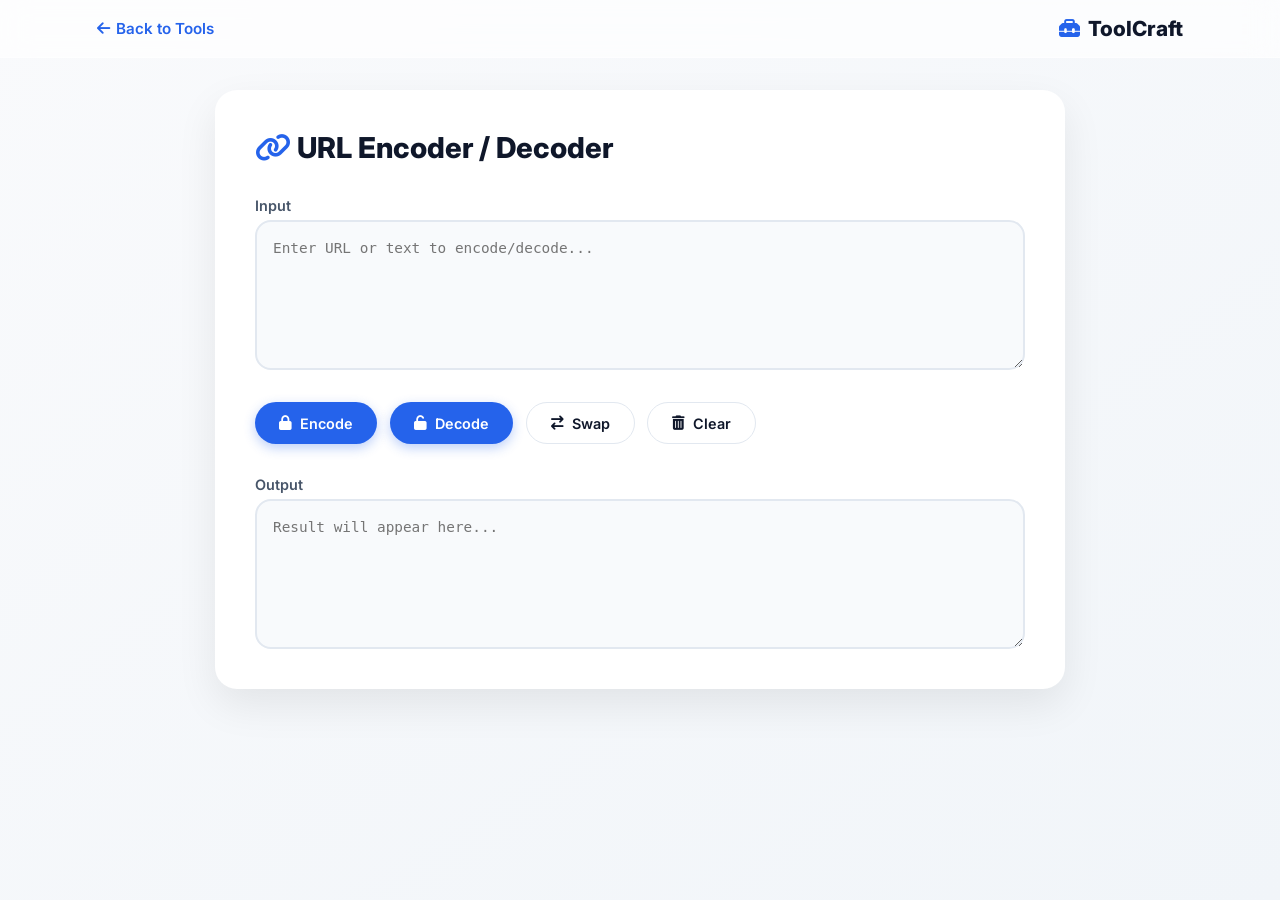
<file: url-encoder-decoder.html>
<!DOCTYPE html>
<html lang="en">
<head>
    <meta charset="UTF-8">
    <meta name="viewport" content="width=device-width, initial-scale=1.0">
    <title>URL Encoder / Decoder – Free Online Tool | ToolCraft</title>
    <meta name="description" content="Encode or decode URLs online. Safely handle special characters, percent-encoding, and query strings. Fast, free, and private.">
    <meta name="keywords" content="url encoder, url decoder, percent encoding, decode url, online url tool">
    <link rel="preconnect" href="https://fonts.googleapis.com">
    <link rel="preconnect" href="https://fonts.gstatic.com" crossorigin>
    <link href="https://fonts.googleapis.com/css2?family=Inter:wght@300;400;500;600;700;800;900&display=swap" rel="stylesheet">
    <link rel="stylesheet" href="https://cdnjs.cloudflare.com/ajax/libs/font-awesome/6.5.1/css/all.min.css">
    <style>
        :root {
            --primary: #2563eb; --primary-hover: #1d4ed8; --primary-light: #dbeafe;
            --bg: #ffffff; --surface: #f8fafc; --text: #0f172a; --text-secondary: #475569;
            --border: #e2e8f0; --radius-md: 16px; --radius-lg: 22px;
            --shadow-lg: 0 16px 40px rgba(0,0,0,0.08);
            --glass-bg: rgba(255,255,255,0.65); --glass-border: rgba(255,255,255,0.5);
            --glass-blur: blur(14px); --transition: 0.25s cubic-bezier(0.2, 0.0, 0, 1.0);
        }
        * { margin: 0; padding: 0; box-sizing: border-box; }
        body { font-family: 'Inter', sans-serif; background: linear-gradient(145deg, #f9fafc 0%, #f1f5f9 100%); color: var(--text); min-height: 100vh; display: flex; flex-direction: column; }
        .tool-header { background: var(--glass-bg); backdrop-filter: var(--glass-blur); -webkit-backdrop-filter: var(--glass-blur); border-bottom: 1px solid var(--glass-border); padding: 1rem 0; position: sticky; top: 0; z-index: 100; }
        .header-container { max-width: 1150px; margin: 0 auto; padding: 0 2rem; display: flex; align-items: center; justify-content: space-between; }
        .back-link { display: inline-flex; align-items: center; gap: 0.4rem; font-weight: 600; color: var(--primary); text-decoration: none; font-size: 0.95rem; transition: gap 0.2s; }
        .back-link:hover { gap: 0.7rem; }
        .site-logo { display: flex; align-items: center; gap: 0.5rem; font-weight: 800; font-size: 1.3rem; color: var(--text); text-decoration: none; }
        .site-logo i { color: var(--primary); }
        .main-container { flex: 1; display: flex; align-items: flex-start; justify-content: center; padding: 2rem; }
        .tool-card { width: 100%; max-width: 850px; background: var(--bg); border-radius: var(--radius-lg); box-shadow: var(--shadow-lg); padding: 2.5rem; display: flex; flex-direction: column; gap: 2rem; }
        .input-group { display: flex; flex-direction: column; gap: 0.4rem; }
        .input-label { font-weight: 600; font-size: 0.9rem; color: var(--text-secondary); }
        textarea { width: 100%; min-height: 150px; border: 2px solid var(--border); border-radius: var(--radius-md); padding: 1rem; font-family: 'Consolas', monospace; font-size: 0.9rem; line-height: 1.5; resize: vertical; outline: none; background: var(--surface); color: var(--text); }
        textarea:focus { border-color: var(--primary); box-shadow: 0 0 0 4px rgba(37,99,235,0.06); }
        .btn-row { display: flex; flex-wrap: wrap; gap: 0.8rem; }
        .btn { display: inline-flex; align-items: center; gap: 0.5rem; font-weight: 600; font-size: 0.9rem; padding: 0.7rem 1.5rem; border-radius: 40px; border: none; cursor: pointer; transition: var(--transition); font-family: inherit; }
        .btn-primary { background: var(--primary); color: white; box-shadow: 0 4px 12px rgba(37,99,235,0.3); }
        .btn-primary:hover { background: var(--primary-hover); transform: translateY(-1px); }
        .btn-outline { background: transparent; border: 1.5px solid var(--border); color: var(--text); }
        .btn-outline:hover { background: var(--surface); border-color: var(--primary); }
        @media (max-width: 600px) { .tool-card { padding: 1.5rem; } }
    </style>
</head>
<body>
    <header class="tool-header">
        <div class="header-container">
            <a href="index.html" class="back-link"><i class="fa-solid fa-arrow-left"></i> Back to Tools</a>
            <a href="index.html" class="site-logo"><i class="fa-solid fa-toolbox"></i> ToolCraft</a>
        </div>
    </header>
    <main class="main-container">
        <div class="tool-card">
            <h1 style="font-size:1.8rem; font-weight:800;"><i class="fa-solid fa-link" style="color:var(--primary);"></i> URL Encoder / Decoder</h1>
            <div class="input-group">
                <span class="input-label">Input</span>
                <textarea id="inputText" placeholder="Enter URL or text to encode/decode..."></textarea>
            </div>
            <div class="btn-row">
                <button class="btn btn-primary" id="encodeBtn"><i class="fa-solid fa-lock"></i> Encode</button>
                <button class="btn btn-primary" id="decodeBtn"><i class="fa-solid fa-unlock"></i> Decode</button>
                <button class="btn btn-outline" id="swapBtn"><i class="fa-solid fa-arrow-right-arrow-left"></i> Swap</button>
                <button class="btn btn-outline" id="clearBtn"><i class="fa-solid fa-trash-can"></i> Clear</button>
            </div>
            <div class="input-group">
                <span class="input-label">Output</span>
                <textarea id="outputText" placeholder="Result will appear here..." readonly></textarea>
            </div>
        </div>
    </main>
    <script>
        const inputEl = document.getElementById('inputText');
        const outputEl = document.getElementById('outputText');
        document.getElementById('encodeBtn').addEventListener('click', () => {
            outputEl.value = encodeURIComponent(inputEl.value);
        });
        document.getElementById('decodeBtn').addEventListener('click', () => {
            try { outputEl.value = decodeURIComponent(inputEl.value); }
            catch(e) { outputEl.value = 'Error: Invalid encoded string'; }
        });
        document.getElementById('swapBtn').addEventListener('click', () => {
            [inputEl.value, outputEl.value] = [outputEl.value, inputEl.value];
        });
        document.getElementById('clearBtn').addEventListener('click', () => {
            inputEl.value = ''; outputEl.value = '';
        });
    </script>
</body>
</html>
</file>
<file: styles.css>
/* ============================================================
   TOOLCRAFT – Complete Professional Stylesheet
   Background Image | Sticky Header | Hero Banner | Full Working
   ============================================================ */

/* ---------- CSS Variables ---------- */
:root {
    --primary: #2563eb;
    --primary-hover: #1d4ed8;
    --primary-light: #dbeafe;
    --bg: #ffffff;
    --surface: #f8fafc;
    --surface-alt: #f1f5f9;
    --text: #0f172a;
    --text-secondary: #475569;
    --text-muted: #94a3b8;
    --text-inverse: #ffffff;
    --border: #e2e8f0;
    --radius-xs: 6px;
    --radius-sm: 10px;
    --radius-md: 16px;
    --radius-lg: 22px;
    --radius-xl: 28px;
    --radius-full: 9999px;
    --shadow-xs: 0 1px 2px rgba(0,0,0,0.04);
    --shadow-sm: 0 2px 8px rgba(0,0,0,0.05);
    --shadow-md: 0 6px 20px rgba(0,0,0,0.07);
    --shadow-lg: 0 16px 40px rgba(0,0,0,0.09);
    --shadow-xl: 0 24px 56px rgba(0,0,0,0.11);
    --transition: 0.25s cubic-bezier(0.2, 0.0, 0, 1.0);
    --font-family: 'Inter', 'Segoe UI', system-ui, -apple-system, sans-serif;
    --max-width: 1150px;
    --nav-height: 70px;
}

/* ---------- Global Reset ---------- */
* {
    margin: 0;
    padding: 0;
    box-sizing: border-box;
}

html {
    scroll-behavior: smooth;
}

body {
    font-family: var(--font-family);
    font-size: 0.95rem;
    line-height: 1.6;
    color: var(--text);
    background-color: var(--bg);
    -webkit-font-smoothing: antialiased;
    overflow-x: hidden;
}

/* ---------- Container ---------- */
.container {
    width: 100%;
    max-width: var(--max-width);
    margin: 0 auto;
    padding: 0 2rem;
}

/* ---------- Section Padding ---------- */
.section-padding {
    padding: 5rem 0;
}

.bg-alt {
    background-color: var(--surface);
}

/* ============================================================
   STICKY NAVIGATION
   ============================================================ */
.navbar {
    position: sticky;
    top: 0;
    z-index: 1000;
    height: var(--nav-height);
    display: flex;
    align-items: center;
    background: #0f172a;
    border-bottom: 1px solid rgba(255, 255, 255, 0.08);
    box-shadow: 0 2px 20px rgba(0, 0, 0, 0.15);
    transition: all 0.3s ease;
}

.nav-container {
    display: flex;
    align-items: center;
    justify-content: space-between;
    height: 100%;
    width: 100%;
}

/* Logo */
.nav-logo {
    display: flex;
    align-items: center;
    gap: 0.5rem;
    font-size: 1.4rem;
    font-weight: 800;
    color: white;
    text-decoration: none;
    letter-spacing: -0.02em;
}

.nav-logo i {
    color: #60a5fa;
    font-size: 1.3rem;
    transition: transform 0.3s ease;
}

.nav-logo:hover i {
    transform: rotate(-8deg) scale(1.1);
}

/* Nav Links */
.nav-links {
    display: flex;
    align-items: center;
    gap: 0.3rem;
}

.nav-link {
    position: relative;
    display: inline-block;
    padding: 0.5rem 1.2rem;
    font-size: 0.9rem;
    font-weight: 500;
    color: rgba(255, 255, 255, 0.8);
    text-decoration: none;
    border-radius: 8px;
    transition: all 0.25s ease;
}

.nav-link:hover {
    color: white;
    background: rgba(255, 255, 255, 0.1);
}

.nav-link.active {
    color: #60a5fa;
    background: rgba(96, 165, 250, 0.15);
    font-weight: 600;
}

/* Nav Actions */
.nav-actions {
    display: flex;
    align-items: center;
    gap: 0.6rem;
}

.btn-icon {
    display: flex;
    align-items: center;
    justify-content: center;
    width: 40px;
    height: 40px;
    border: 1px solid rgba(255, 255, 255, 0.2);
    border-radius: 10px;
    background: transparent;
    color: rgba(255, 255, 255, 0.8);
    cursor: pointer;
    font-size: 1.1rem;
    transition: all 0.25s ease;
}

.btn-icon:hover {
    background: rgba(255, 255, 255, 0.1);
    color: white;
    border-color: rgba(255, 255, 255, 0.3);
}

.hamburger {
    display: none;
}

/* ============================================================
   HERO SECTION – Full Width Banner
   ============================================================ */
.hero {
    width: 100%;
    min-height: 85vh;
    display: flex;
    align-items: center;
    justify-content: center;
    background-image: url('https://images.unsplash.com/photo-1555066931-4365d14bab8c?w=1920&q=80');
    background-size: cover;
    background-position: center;
    background-repeat: no-repeat;
    position: relative;
    margin: 0;
    padding: 0;
}

.hero::before {
    content: '';
    position: absolute;
    top: 0;
    left: 0;
    right: 0;
    bottom: 0;
    background: rgba(15, 23, 42, 0.65);
    z-index: 1;
}

.hero-container {
    position: relative;
    z-index: 2;
    text-align: center;
    max-width: 750px;
    padding: 2rem;
}

/* Hero Badge */
.hero-badge {
    display: inline-flex;
    align-items: center;
    gap: 0.4rem;
    padding: 0.5rem 1.5rem;
    font-size: 0.85rem;
    font-weight: 600;
    color: white;
    background: rgba(255, 255, 255, 0.12);
    border: 1px solid rgba(255, 255, 255, 0.2);
    border-radius: 50px;
    margin-bottom: 1.5rem;
}

.hero-badge i {
    color: #60a5fa;
}

/* Hero Heading */
.hero-heading {
    font-size: 3.2rem;
    font-weight: 900;
    line-height: 1.1;
    color: white;
    margin-bottom: 1.2rem;
    letter-spacing: -0.03em;
}

.hero-highlight {
    color: #60a5fa;
}

/* Hero Subtitle */
.hero-subtitle {
    font-size: 1.1rem;
    color: rgba(255, 255, 255, 0.85);
    max-width: 550px;
    margin: 0 auto 2.5rem;
    line-height: 1.6;
}

/* Search Bar */
.search-wrapper {
    max-width: 540px;
    margin: 0 auto 2.5rem;
    position: relative;
}

.search-bar {
    display: flex;
    align-items: center;
    background: rgba(255, 255, 255, 0.1);
    backdrop-filter: blur(20px);
    -webkit-backdrop-filter: blur(20px);
    border: 1.5px solid rgba(255, 255, 255, 0.2);
    border-radius: 50px;
    padding: 0.35rem 0.35rem 0.35rem 1.3rem;
    transition: all 0.3s ease;
}

.search-bar:focus-within {
    border-color: rgba(96, 165, 250, 0.6);
    box-shadow: 0 0 0 4px rgba(96, 165, 250, 0.1);
}

.search-icon {
    color: rgba(255, 255, 255, 0.6);
    font-size: 0.95rem;
    flex-shrink: 0;
}

.search-input {
    flex: 1;
    border: none;
    outline: none;
    background: transparent;
    padding: 0.8rem 0.8rem;
    font-size: 1rem;
    font-family: var(--font-family);
    color: white;
}

.search-input::placeholder {
    color: rgba(255, 255, 255, 0.5);
}

.search-btn {
    padding: 0.7rem 1.6rem;
    background: white;
    color: #2563eb;
    border: none;
    border-radius: 50px;
    font-weight: 600;
    font-size: 0.95rem;
    cursor: pointer;
    font-family: var(--font-family);
    transition: all 0.25s ease;
    white-space: nowrap;
}

.search-btn:hover {
    background: #f1f5f9;
    transform: scale(1.03);
}

/* Search Suggestions */
.search-suggestions {
    position: absolute;
    top: calc(100% + 8px);
    left: 0;
    right: 0;
    background: white;
    border: 1px solid var(--border);
    border-radius: 16px;
    box-shadow: var(--shadow-xl);
    max-height: 250px;
    overflow-y: auto;
    display: none;
    z-index: 20;
    padding: 0.4rem;
}

.search-suggestions.visible {
    display: block;
}

.suggestion-item {
    padding: 0.7rem 1rem;
    border-radius: 10px;
    cursor: pointer;
    font-size: 0.9rem;
    color: var(--text);
    transition: background 0.2s ease;
    display: flex;
    align-items: center;
    gap: 0.6rem;
}

.suggestion-item:hover,
.suggestion-item.active {
    background: #eff6ff;
    color: #2563eb;
}

/* Hero Stats */
.hero-stats {
    display: flex;
    gap: 3rem;
    justify-content: center;
}

.stat-item {
    text-align: center;
}

.stat-number {
    display: block;
    font-size: 2.2rem;
    font-weight: 800;
    color: #60a5fa;
    letter-spacing: -0.02em;
}

.stat-label {
    font-size: 0.8rem;
    color: rgba(255, 255, 255, 0.7);
    text-transform: uppercase;
    letter-spacing: 0.04em;
    font-weight: 500;
}

/* ============================================================
   SECTION HEADERS
   ============================================================ */
.section-header {
    text-align: center;
    margin-bottom: 3rem;
}

.section-tag {
    display: inline-block;
    padding: 0.3rem 1rem;
    font-size: 0.8rem;
    font-weight: 600;
    color: var(--primary);
    background: var(--primary-light);
    border-radius: 50px;
    letter-spacing: 0.03em;
    margin-bottom: 1rem;
    text-transform: uppercase;
}

.section-title {
    font-size: 2.2rem;
    font-weight: 800;
    letter-spacing: -0.02em;
    color: var(--text);
    margin-bottom: 0.6rem;
}

.section-desc {
    color: var(--text-secondary);
    max-width: 500px;
    margin: 0 auto;
    font-size: 1.05rem;
}

/* ============================================================
   CATEGORY CARDS
   ============================================================ */
.categories-grid {
    display: grid;
    grid-template-columns: repeat(auto-fit, minmax(150px, 1fr));
    gap: 1.5rem;
}

.category-card {
    background: white;
    border: 1px solid var(--border);
    border-radius: var(--radius-lg);
    padding: 2rem 1rem;
    text-align: center;
    cursor: pointer;
    transition: all 0.3s ease;
}

.category-card:hover {
    transform: translateY(-6px);
    box-shadow: var(--shadow-lg);
    border-color: var(--primary-light);
}

.category-card.active {
    border-color: var(--primary);
    background: var(--primary-light);
}

.category-icon-wrapper {
    font-size: 2rem;
    color: var(--primary);
    margin-bottom: 0.8rem;
}

.category-card h3 {
    font-size: 1rem;
    font-weight: 600;
    color: var(--text);
    margin-bottom: 0.2rem;
}

.category-card p {
    font-size: 0.8rem;
    color: var(--text-muted);
}

/* ============================================================
   TOOL CARDS
   ============================================================ */
.tools-grid {
    display: grid;
    grid-template-columns: repeat(auto-fill, minmax(280px, 1fr));
    gap: 2rem;
}

.tool-card {
    background: white;
    border: 1px solid var(--border);
    border-radius: var(--radius-lg);
    padding: 2rem;
    transition: all 0.3s ease;
    display: flex;
    flex-direction: column;
    gap: 0.8rem;
}

.tool-card:hover {
    transform: translateY(-6px);
    box-shadow: var(--shadow-xl);
    border-color: var(--primary-light);
}

.tool-card-header {
    display: flex;
    align-items: flex-start;
    justify-content: space-between;
}

.tool-icon-box {
    width: 48px;
    height: 48px;
    background: var(--primary-light);
    border-radius: 12px;
    display: flex;
    align-items: center;
    justify-content: center;
    font-size: 1.2rem;
    color: var(--primary);
    transition: all 0.3s ease;
}

.tool-card:hover .tool-icon-box {
    background: var(--primary);
    color: white;
}

.tool-badge {
    font-size: 0.7rem;
    font-weight: 600;
    padding: 0.25rem 0.8rem;
    border-radius: 50px;
}

.popular-badge {
    background: #fef3c7;
    color: #b45309;
}

.new-badge {
    background: #dcfce7;
    color: #166534;
}

.tool-card h3 {
    font-size: 1.05rem;
    font-weight: 700;
    color: var(--text);
}

.tool-card p {
    font-size: 0.85rem;
    color: var(--text-secondary);
    flex: 1;
}

.tool-link {
    display: inline-flex;
    align-items: center;
    gap: 0.4rem;
    font-size: 0.85rem;
    font-weight: 600;
    color: var(--primary);
    text-decoration: none;
    transition: gap 0.2s ease;
}

.tool-link:hover {
    gap: 0.7rem;
}

.tool-link i {
    transition: transform 0.2s ease;
}

.tool-link:hover i {
    transform: translateX(3px);
}

/* ============================================================
   ABOUT SECTION
   ============================================================ */
.about-content {
    display: flex;
    align-items: center;
    gap: 3rem;
    flex-wrap: wrap;
}

.about-text {
    flex: 1 1 400px;
}

.about-desc {
    margin-bottom: 1.5rem;
    color: var(--text-secondary);
}

.about-features {
    list-style: none;
    display: flex;
    flex-direction: column;
    gap: 0.6rem;
}

.about-features li {
    display: flex;
    align-items: center;
    gap: 0.6rem;
    font-weight: 500;
    color: var(--text-secondary);
    font-size: 0.9rem;
}

.about-features li i {
    color: var(--primary);
}

.about-illustration {
    flex: 1 1 250px;
    display: flex;
    align-items: center;
    justify-content: center;
}

.illustration-circle {
    width: 150px;
    height: 150px;
    border-radius: 50%;
    background: var(--primary-light);
    display: flex;
    align-items: center;
    justify-content: center;
    font-size: 3rem;
    color: var(--primary);
}

/* ============================================================
   NEWSLETTER
   ============================================================ */
.newsletter-card {
    background: white;
    border: 1px solid var(--border);
    border-radius: var(--radius-xl);
    padding: 4rem 2rem;
    text-align: center;
    max-width: 600px;
    margin: 0 auto;
    box-shadow: var(--shadow-sm);
}

.newsletter-title {
    font-size: 1.8rem;
    font-weight: 800;
    margin-bottom: 0.5rem;
}

.newsletter-desc {
    color: var(--text-secondary);
    margin-bottom: 1.5rem;
}

.newsletter-input-group {
    display: flex;
    align-items: center;
    background: var(--surface);
    border: 2px solid var(--border);
    border-radius: 50px;
    padding: 0.35rem 0.35rem 0.35rem 1.2rem;
    transition: all 0.3s ease;
}

.newsletter-input-group:focus-within {
    border-color: var(--primary);
    box-shadow: 0 0 0 4px rgba(37, 99, 235, 0.06);
}

.input-icon {
    color: var(--text-muted);
    flex-shrink: 0;
}

.newsletter-input {
    flex: 1;
    border: none;
    outline: none;
    background: transparent;
    padding: 0.8rem 0.8rem;
    font-size: 0.95rem;
    font-family: var(--font-family);
}

.newsletter-btn {
    padding: 0.7rem 1.8rem;
    background: var(--primary);
    color: white;
    border: none;
    border-radius: 50px;
    font-weight: 600;
    font-size: 0.9rem;
    cursor: pointer;
    font-family: var(--font-family);
    transition: all 0.25s ease;
    display: flex;
    align-items: center;
    gap: 0.4rem;
    white-space: nowrap;
}

.newsletter-btn:hover {
    background: var(--primary-hover);
}

.newsletter-message {
    margin-top: 0.6rem;
    font-size: 0.85rem;
    min-height: 1.2rem;
}

/* ============================================================
   FOOTER
   ============================================================ */
.footer {
    background: var(--surface);
    border-top: 1px solid var(--border);
    padding: 3rem 0 2rem;
}

.footer-grid {
    display: grid;
    grid-template-columns: 1.5fr 1fr 1fr 1fr;
    gap: 2rem;
    margin-bottom: 2rem;
}

.footer-logo {
    display: inline-flex;
    align-items: center;
    gap: 0.5rem;
    font-size: 1.3rem;
    font-weight: 800;
    color: var(--text);
    text-decoration: none;
    margin-bottom: 0.8rem;
}

.footer-logo i {
    color: var(--primary);
}

.footer-desc {
    color: var(--text-secondary);
    font-size: 0.85rem;
    margin-bottom: 1rem;
    max-width: 250px;
}

.footer-socials {
    display: flex;
    gap: 0.6rem;
}

.social-link {
    display: flex;
    align-items: center;
    justify-content: center;
    width: 36px;
    height: 36px;
    border-radius: 50%;
    background: white;
    border: 1px solid var(--border);
    color: var(--text-secondary);
    font-size: 0.9rem;
    transition: all 0.25s ease;
    text-decoration: none;
}

.social-link:hover {
    background: var(--primary);
    color: white;
    border-color: var(--primary);
    transform: translateY(-2px);
}

.footer-heading {
    font-size: 0.85rem;
    font-weight: 700;
    text-transform: uppercase;
    letter-spacing: 0.04em;
    color: var(--text);
    margin-bottom: 1rem;
}

.footer-links {
    list-style: none;
    display: flex;
    flex-direction: column;
    gap: 0.5rem;
}

.footer-links a {
    color: var(--text-secondary);
    text-decoration: none;
    font-size: 0.85rem;
    transition: color 0.2s ease;
}

.footer-links a:hover {
    color: var(--primary);
}

.footer-contact li {
    display: flex;
    align-items: center;
    gap: 0.5rem;
    color: var(--text-secondary);
    font-size: 0.85rem;
}

.footer-contact li i {
    color: var(--primary);
}

.footer-bottom {
    display: flex;
    flex-wrap: wrap;
    align-items: center;
    justify-content: space-between;
    gap: 1rem;
    padding-top: 1.5rem;
    border-top: 1px solid var(--border);
    font-size: 0.8rem;
    color: var(--text-muted);
}

.footer-bottom-links {
    display: flex;
    gap: 1.5rem;
}

.footer-bottom-links a {
    color: var(--text-muted);
    text-decoration: none;
    transition: color 0.2s ease;
}

.footer-bottom-links a:hover {
    color: var(--primary);
}

/* ============================================================
   BACK TO TOP
   ============================================================ */
.back-to-top {
    position: fixed;
    bottom: 28px;
    right: 28px;
    z-index: 50;
    width: 46px;
    height: 46px;
    border-radius: 50%;
    background: var(--primary);
    color: white;
    border: none;
    cursor: pointer;
    font-size: 1rem;
    display: flex;
    align-items: center;
    justify-content: center;
    box-shadow: var(--shadow-md);
    opacity: 0;
    visibility: hidden;
    transform: translateY(15px);
    transition: all 0.3s ease;
}

.back-to-top.visible {
    opacity: 1;
    visibility: visible;
    transform: translateY(0);
}

.back-to-top:hover {
    background: var(--primary-hover);
    transform: translateY(-4px) scale(1.06);
}

/* ============================================================
   RESPONSIVE
   ============================================================ */
@media (max-width: 900px) {
    .hero-heading {
        font-size: 2.4rem;
    }
    
    .section-title {
        font-size: 1.8rem;
    }
    
    .nav-links {
        position: fixed;
        top: var(--nav-height);
        left: 0;
        right: 0;
        flex-direction: column;
        background: #0f172a;
        padding: 2rem;
        gap: 0.5rem;
        border-bottom: 1px solid rgba(255,255,255,0.1);
        display: none;
        z-index: 999;
    }
    
    .nav-links.active {
        display: flex;
    }
    
    .hamburger {
        display: flex;
    }
    
    .footer-grid {
        grid-template-columns: 1fr 1fr;
    }
}

@media (max-width: 600px) {
    .hero-heading {
        font-size: 1.8rem;
    }
    
    .hero-stats {
        gap: 1.5rem;
    }
    
    .section-padding {
        padding: 3rem 0;
    }
    
    .tools-grid {
        grid-template-columns: 1fr;
    }
    
    .categories-grid {
        grid-template-columns: repeat(2, 1fr);
    }
    
    .footer-grid {
        grid-template-columns: 1fr;
    }
    
    .footer-bottom {
        flex-direction: column;
        text-align: center;
    }
    
    .about-content {
        flex-direction: column;
    }
    
    .newsletter-input-group {
        flex-direction: column;
        gap: 0.5rem;
        padding: 0.6rem;
        border-radius: 20px;
    }
    
    .newsletter-btn {
        width: 100%;
        justify-content: center;
    }
}
</file>
